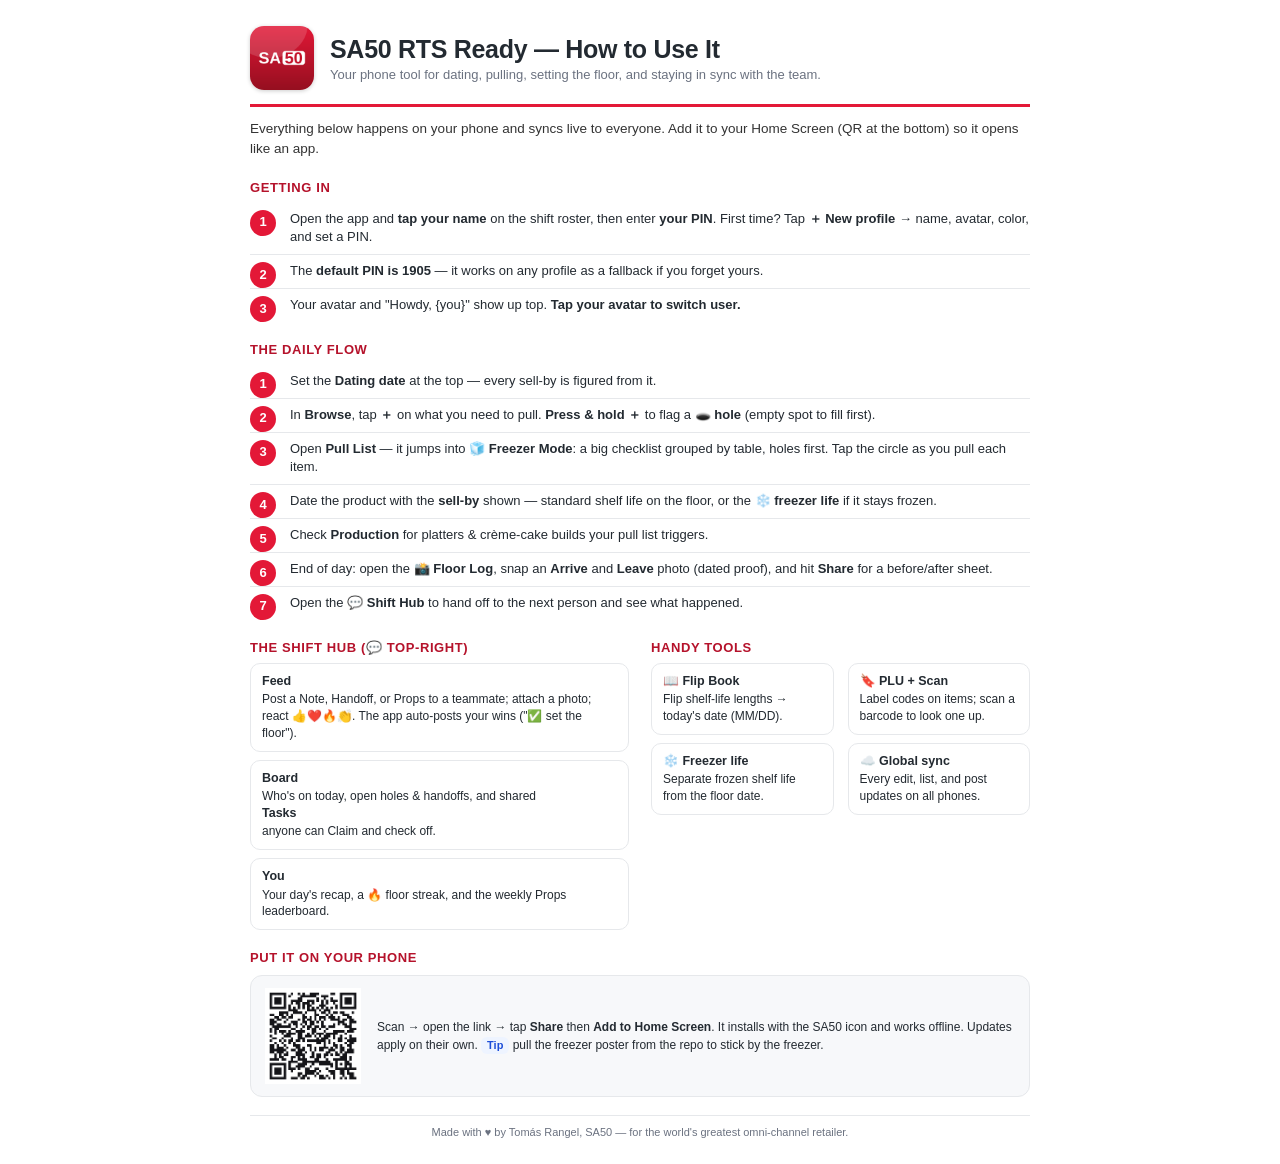
<file: how-it-works.html>
<!DOCTYPE html>
<html lang="en"><head><meta charset="UTF-8"/>
<meta name="viewport" content="width=device-width, initial-scale=1"/>
<title>SA50 RTS Ready — How to Use It</title>
<style>
  :root{--heb:#E31837;--dark:#B5122B;--ink:#232a31;--mut:#6b7280;--line:#e6e8eb;--bg:#f7f8fa;--indigo:#4f46e5}
  *{box-sizing:border-box}
  body{margin:0;font-family:-apple-system,"Segoe UI",Roboto,Helvetica,Arial,sans-serif;color:var(--ink);background:#fff}
  .sheet{max-width:840px;margin:0 auto;padding:26px 30px}
  .head{display:flex;align-items:center;gap:16px;border-bottom:3px solid var(--heb);padding-bottom:14px}
  .head img{width:64px;height:64px;border-radius:14px;box-shadow:0 1px 4px rgba(0,0,0,.2)}
  .head h1{margin:0;font-size:25px;font-weight:800;letter-spacing:-.3px}
  .head p{margin:3px 0 0;color:var(--mut);font-size:13px}
  h2{font-size:13px;text-transform:uppercase;letter-spacing:.6px;color:var(--dark);margin:20px 0 8px}
  .lead{font-size:13.5px;line-height:1.5;color:#333;margin:12px 0 0}
  ol.flow{margin:6px 0 0;padding-left:0;counter-reset:s;list-style:none}
  ol.flow li{position:relative;padding:7px 0 7px 40px;font-size:13px;line-height:1.45;border-bottom:1px solid var(--line)}
  ol.flow li:last-child{border-bottom:none}
  ol.flow li::before{counter-increment:s;content:counter(s);position:absolute;left:0;top:7px;width:26px;height:26px;
    background:var(--heb);color:#fff;border-radius:50%;font-weight:800;font-size:13px;display:flex;align-items:center;justify-content:center}
  ol.flow b{color:var(--ink)}
  .grid{display:grid;grid-template-columns:1fr 1fr;gap:8px 14px;margin-top:8px}
  .feat{border:1px solid var(--line);border-radius:10px;padding:9px 11px;font-size:12px;line-height:1.4}
  .feat b{display:block;font-size:12.5px;margin-bottom:1px}
  .cols{display:grid;grid-template-columns:1fr 1fr;gap:22px}
  .access{display:flex;gap:16px;align-items:center;margin-top:10px;background:var(--bg);border:1px solid var(--line);border-radius:12px;padding:12px 14px}
  .access img{width:96px;height:96px}
  .access .txt{font-size:12px;line-height:1.5}
  .tip{background:#eef4ff;border:1px solid #d4e1fb;border-radius:10px;padding:9px 12px;font-size:12px;color:#1e3a8a;margin-top:8px}
  .foot{margin-top:18px;border-top:1px solid var(--line);padding-top:10px;color:var(--mut);font-size:11px;text-align:center}
  .tag{display:inline-block;background:#eef4ff;color:#1d4ed8;border-radius:6px;padding:0 6px;font-weight:700;font-size:11px}
  @media print{@page{margin:11mm} body{-webkit-print-color-adjust:exact;print-color-adjust:exact} .sheet{padding:0} .cols{gap:16px}}
</style></head><body><div class="sheet">
  <div class="head">
    <img src="[data-uri]" alt="SA50"/>
    <div><h1>SA50 RTS Ready — How to Use It</h1><p>Your phone tool for dating, pulling, setting the floor, and staying in sync with the team.</p></div>
  </div>

  <p class="lead">Everything below happens on your phone and syncs live to everyone. Add it to your Home Screen (QR at the bottom) so it opens like an app.</p>

  <h2>Getting in</h2>
  <ol class="flow">
    <li>Open the app and <b>tap your name</b> on the shift roster, then enter <b>your PIN</b>. First time? Tap <b>＋ New profile</b> → name, avatar, color, and set a PIN.</li>
    <li>The <b>default PIN is 1905</b> — it works on any profile as a fallback if you forget yours.</li>
    <li>Your avatar and "Howdy, {you}" show up top. <b>Tap your avatar to switch user.</b></li>
  </ol>

  <h2>The daily flow</h2>
  <ol class="flow">
    <li>Set the <b>Dating date</b> at the top — every sell-by is figured from it.</li>
    <li>In <b>Browse</b>, tap <b>＋</b> on what you need to pull. <b>Press &amp; hold ＋</b> to flag a <b>🕳️ hole</b> (empty spot to fill first).</li>
    <li>Open <b>Pull List</b> — it jumps into <b>🧊 Freezer Mode</b>: a big checklist grouped by table, holes first. Tap the circle as you pull each item.</li>
    <li>Date the product with the <b>sell-by</b> shown — standard shelf life on the floor, or the <b>❄️ freezer life</b> if it stays frozen.</li>
    <li>Check <b>Production</b> for platters &amp; crème-cake builds your pull list triggers.</li>
    <li>End of day: open the <b>📸 Floor Log</b>, snap an <b>Arrive</b> and <b>Leave</b> photo (dated proof), and hit <b>Share</b> for a before/after sheet.</li>
    <li>Open the <b>💬 Shift Hub</b> to hand off to the next person and see what happened.</li>
  </ol>

  <div class="cols">
    <div>
      <h2>The Shift Hub (💬 top-right)</h2>
      <div class="feat"><b>Feed</b>Post a Note, Handoff, or Props to a teammate; attach a photo; react 👍❤️🔥👏. The app auto-posts your wins ("✅ set the floor").</div>
      <div class="feat" style="margin-top:8px"><b>Board</b>Who's on today, open holes &amp; handoffs, and shared <b>Tasks</b> anyone can Claim and check off.</div>
      <div class="feat" style="margin-top:8px"><b>You</b>Your day's recap, a 🔥 floor streak, and the weekly Props leaderboard.</div>
    </div>
    <div>
      <h2>Handy tools</h2>
      <div class="grid">
        <div class="feat"><b>📖 Flip Book</b>Flip shelf-life lengths → today's date (MM/DD).</div>
        <div class="feat"><b>🔖 PLU + Scan</b>Label codes on items; scan a barcode to look one up.</div>
        <div class="feat"><b>❄️ Freezer life</b>Separate frozen shelf life from the floor date.</div>
        <div class="feat"><b>☁️ Global sync</b>Every edit, list, and post updates on all phones.</div>
      </div>
    </div>
  </div>

  <h2>Put it on your phone</h2>
  <div class="access">
    <img src="[data-uri]" alt="QR code"/>
    <div class="txt">Scan → open the link → tap <b>Share</b> then <b>Add to Home Screen</b>. It installs with the SA50 icon and works offline. Updates apply on their own. <span class="tag">Tip</span> pull the freezer poster from the repo to stick by the freezer.</div>
  </div>

  <div class="foot">Made with ♥ by Tomás Rangel, SA50 — for the world's greatest omni-channel retailer.</div>
</div></body></html>
</file>
